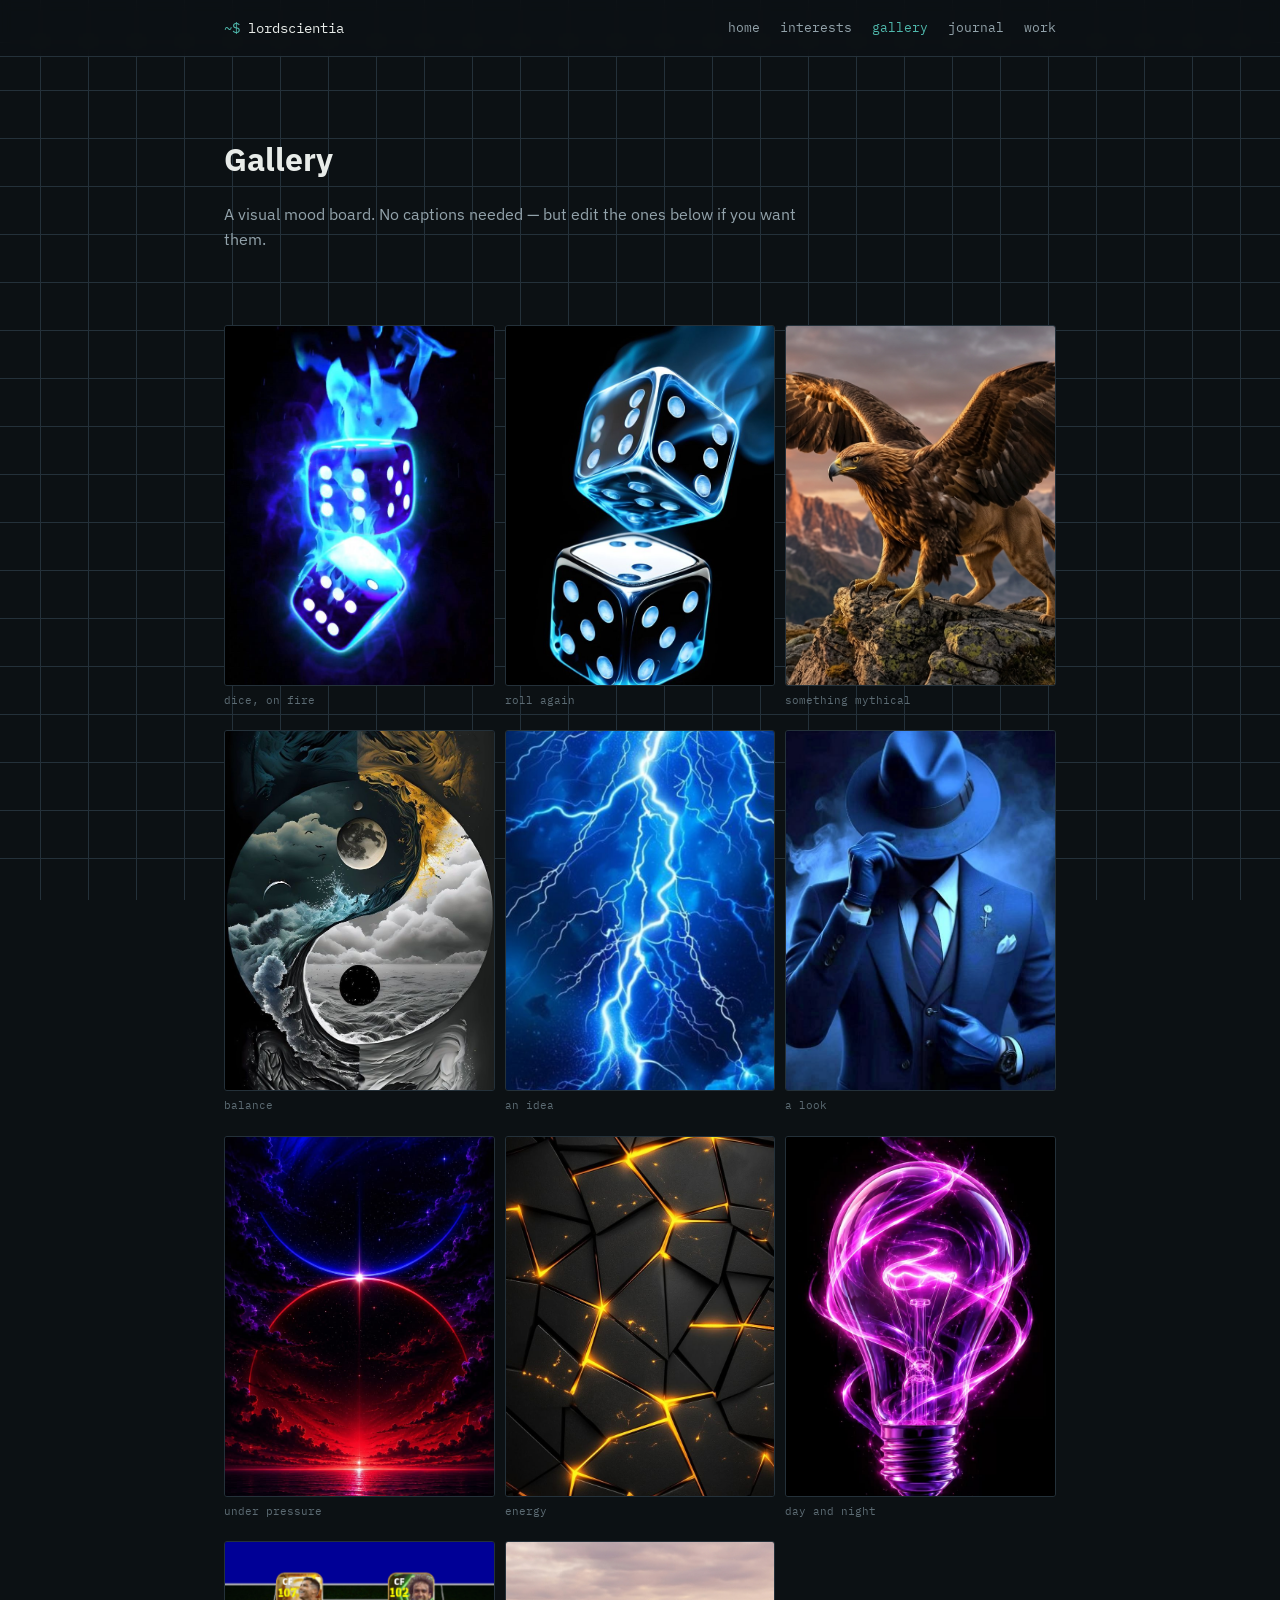
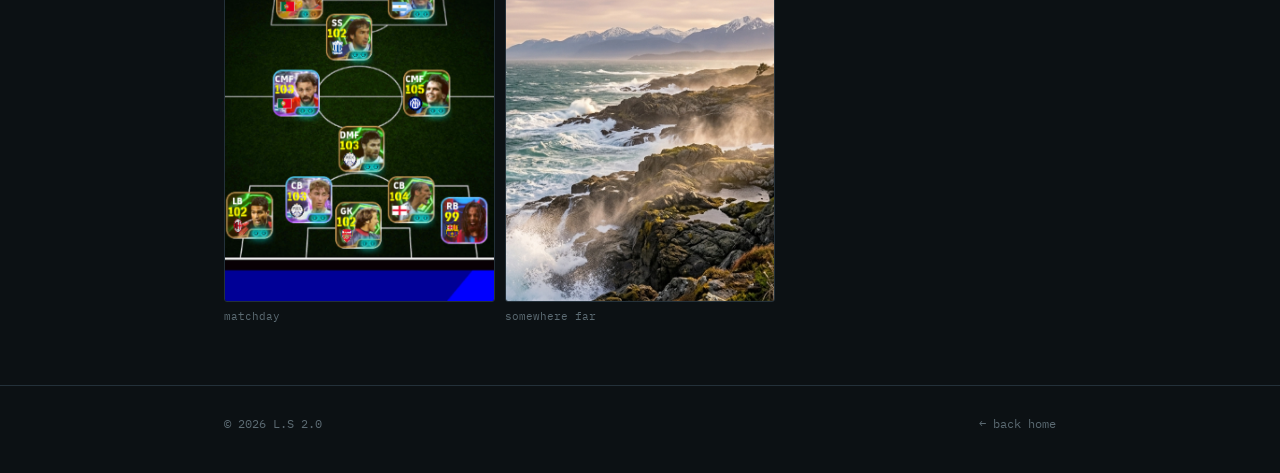
<file: gallery.html>
<!DOCTYPE html>
<html lang="en">
<head>
<meta charset="UTF-8">
<meta name="viewport" content="width=device-width, initial-scale=1.0">
<title>Gallery — L.S 2.0</title>
<link href="https://fonts.googleapis.com/css2?family=IBM+Plex+Mono:wght@400;500;600&family=IBM+Plex+Sans:wght@400;500;600;700&display=swap" rel="stylesheet">
<link rel="stylesheet" href="style.css">
</head>
<body>

<nav class="nav">
  <div class="wrap">
    <div class="nav-brand"><span class="prompt">~$</span> lordscientia</div>
    <div class="nav-links">
      <a href="index.html">home</a>
      <a href="interests.html">interests</a>
      <a href="gallery.html" class="active">gallery</a>
      <a href="journal.html">journal</a>
      <a href="work.html">work</a>
    </div>
  </div>
</nav>

<header style="padding: 56px 0 8px;">
  <div class="wrap">
    <h1 style="margin-bottom:8px;">Gallery</h1>
    <p style="color:var(--text-dim); max-width:60ch;">A visual mood board. No captions needed — but edit the ones below if you want them.</p>
  </div>
</header>

<section>
  <div class="wrap">
    <div class="gallery-grid">
      <div><div class="gallery-item"><img src="dice-fire-1.jpg" alt="Dice engulfed in blue flame"></div><p class="gallery-cap">dice, on fire</p></div>
      <div><div class="gallery-item"><img src="dice-fire-2.jpg" alt="A second pair of glowing dice"></div><p class="gallery-cap">roll again</p></div>
      <div><div class="gallery-item"><img src="griffin.jpg" alt="Griffin-like creature on a mountain ridge"></div><p class="gallery-cap">something mythical</p></div>
      <div><div class="gallery-item"><img src="yin-yang.jpg" alt="Yin-yang rendered as ocean and sky"></div><p class="gallery-cap">balance</p></div>
      <div><div class="gallery-item"><img src="lightbulb.jpg" alt="Lightbulb wrapped in purple light"></div><p class="gallery-cap">an idea</p></div>
      <div><div class="gallery-item"><img src="style-portrait.jpg" alt="Figure in a blue suit and hat"></div><p class="gallery-cap">a look</p></div>
      <div><div class="gallery-item"><img src="texture-fracture.jpg" alt="Fractured dark surface with glowing amber cracks"></div><p class="gallery-cap">under pressure</p></div>
      <div><div class="gallery-item"><img src="texture-lightning.jpg" alt="Blue lightning bolt"></div><p class="gallery-cap">energy</p></div>
      <div><div class="gallery-item"><img src="texture-eclipse.jpg" alt="Red and blue eclipse over the ocean"></div><p class="gallery-cap">day and night</p></div>
      <div><div class="gallery-item"><img src="football-lineup.png" alt="Football team lineup"></div><p class="gallery-cap">matchday</p></div>
      <div><div class="gallery-item"><img src="coastal.jpg" alt="Coastal cliffs and mountains at sunset"></div><p class="gallery-cap">somewhere far</p></div>
    </div>
  </div>
</section>

<footer>
  <div class="wrap" style="display:flex; justify-content:space-between; width:100%;">
    <span>© 2026 L.S 2.0</span>
    <a href="index.html">← back home</a>
  </div>
</footer>

</body>
</html>
</file>
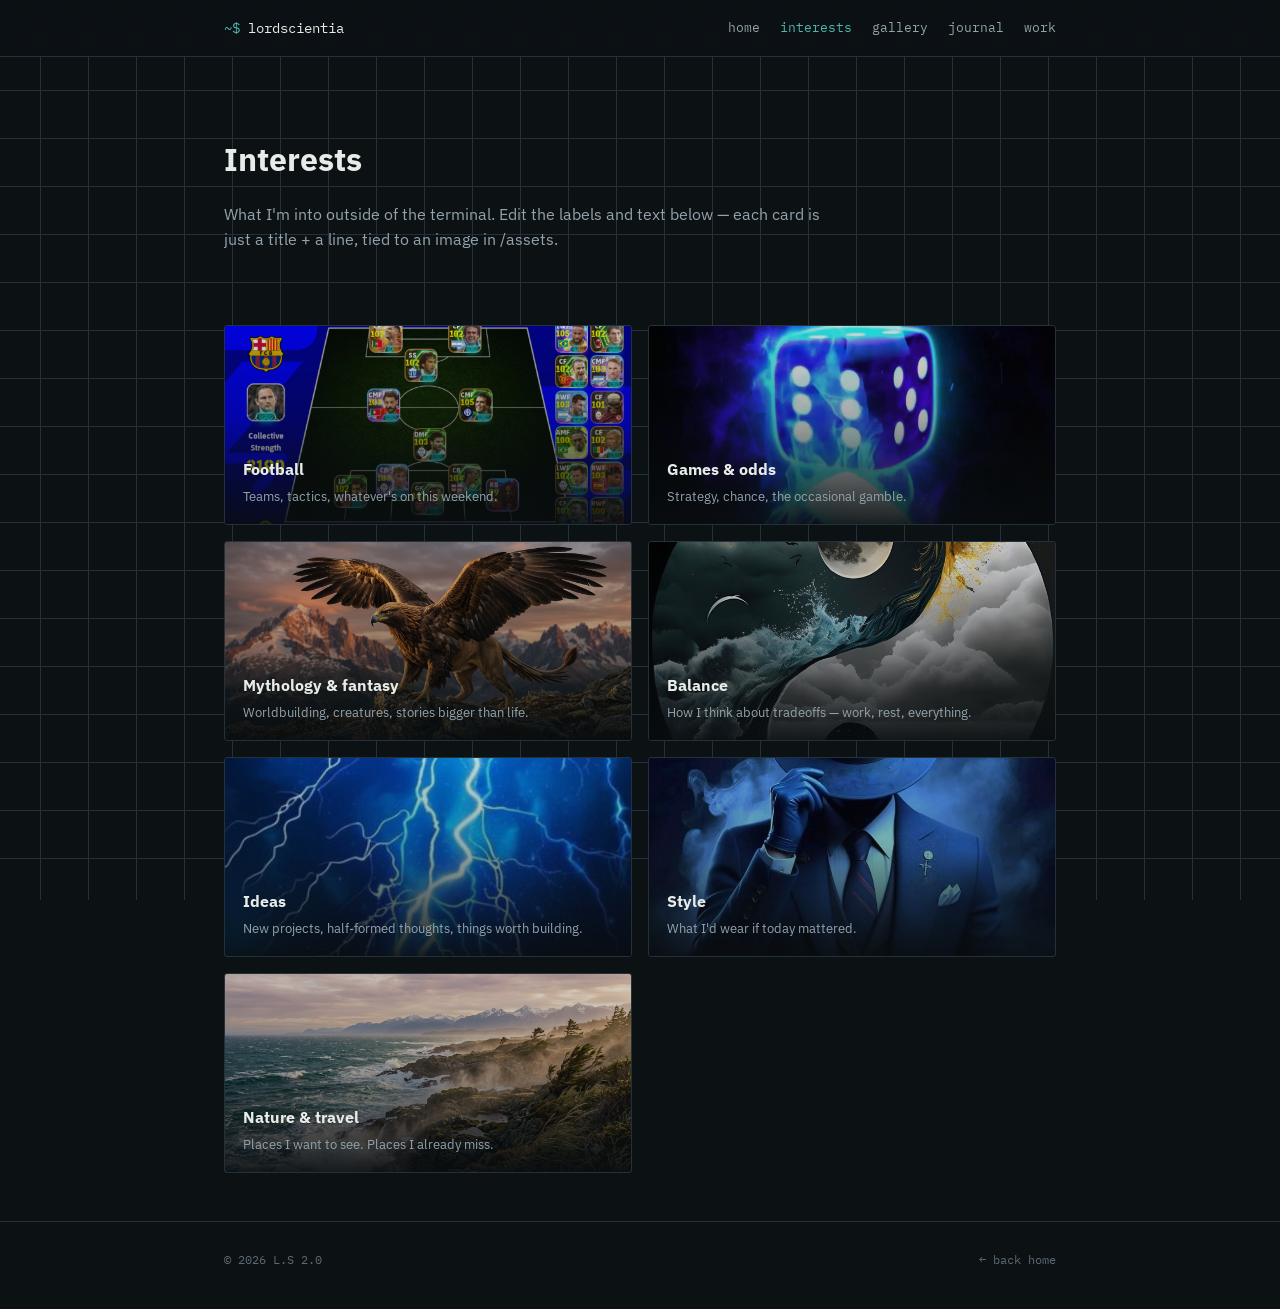
<file: interests.html>
<!DOCTYPE html>
<html lang="en">
<head>
<meta charset="UTF-8">
<meta name="viewport" content="width=device-width, initial-scale=1.0">
<title>Interests — L.S 2.0</title>
<link href="https://fonts.googleapis.com/css2?family=IBM+Plex+Mono:wght@400;500;600&family=IBM+Plex+Sans:wght@400;500;600;700&display=swap" rel="stylesheet">
<link rel="stylesheet" href="style.css">
</head>
<body>

<nav class="nav">
  <div class="wrap">
    <div class="nav-brand"><span class="prompt">~$</span> lordscientia</div>
    <div class="nav-links">
      <a href="index.html">home</a>
      <a href="interests.html" class="active">interests</a>
      <a href="gallery.html">gallery</a>
      <a href="journal.html">journal</a>
      <a href="work.html">work</a>
    </div>
  </div>
</nav>

<header style="padding: 56px 0 8px;">
  <div class="wrap">
    <h1 style="margin-bottom:8px;">Interests</h1>
    <p style="color:var(--text-dim); max-width:60ch;">
      What I'm into outside of the terminal. Edit the labels and text below —
      each card is just a title + a line, tied to an image in /assets.
    </p>
  </div>
</header>

<section>
  <div class="wrap">
    <div class="interest-grid">

      <div class="interest-card" style="background-image: url('football-lineup.png');">
        <div class="interest-body">
          <h3>Football</h3>
          <!-- EDIT ME -->
          <p>Teams, tactics, whatever's on this weekend.</p>
        </div>
      </div>

      <div class="interest-card" style="background-image: url('dice-fire-1.jpg');">
        <div class="interest-body">
          <h3>Games & odds</h3>
          <!-- EDIT ME -->
          <p>Strategy, chance, the occasional gamble.</p>
        </div>
      </div>

      <div class="interest-card" style="background-image: url('griffin.jpg');">
        <div class="interest-body">
          <h3>Mythology & fantasy</h3>
          <!-- EDIT ME -->
          <p>Worldbuilding, creatures, stories bigger than life.</p>
        </div>
      </div>

      <div class="interest-card" style="background-image: url('yin-yang.jpg');">
        <div class="interest-body">
          <h3>Balance</h3>
          <!-- EDIT ME -->
          <p>How I think about tradeoffs — work, rest, everything.</p>
        </div>
      </div>

      <div class="interest-card" style="background-image: url('lightbulb.jpg');">
        <div class="interest-body">
          <h3>Ideas</h3>
          <!-- EDIT ME -->
          <p>New projects, half-formed thoughts, things worth building.</p>
        </div>
      </div>

      <div class="interest-card" style="background-image: url('style-portrait.jpg');">
        <div class="interest-body">
          <h3>Style</h3>
          <!-- EDIT ME -->
          <p>What I'd wear if today mattered.</p>
        </div>
      </div>

      <div class="interest-card" style="background-image: url('coastal.jpg');">
        <div class="interest-body">
          <h3>Nature & travel</h3>
          <!-- EDIT ME -->
          <p>Places I want to see. Places I already miss.</p>
        </div>
      </div>

    </div>
  </div>
</section>

<footer>
  <div class="wrap" style="display:flex; justify-content:space-between; width:100%;">
    <span>© 2026 L.S 2.0</span>
    <a href="index.html">← back home</a>
  </div>
</footer>

</body>
</html>
</file>
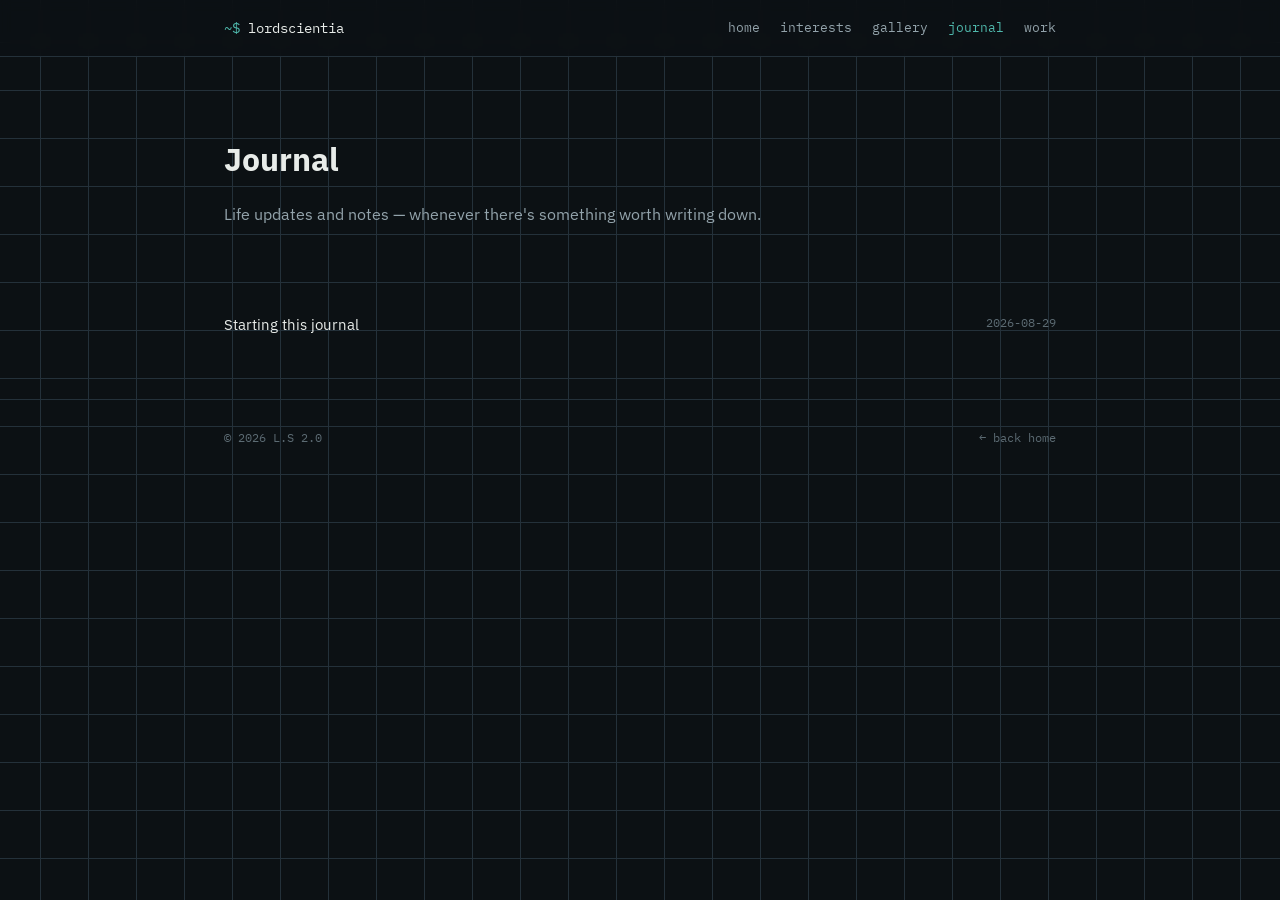
<file: journal.html>
<!DOCTYPE html>
<html lang="en">
<head>
<meta charset="UTF-8">
<meta name="viewport" content="width=device-width, initial-scale=1.0">
<title>Journal — L.S 2.0</title>
<link href="https://fonts.googleapis.com/css2?family=IBM+Plex+Mono:wght@400;500;600&family=IBM+Plex+Sans:wght@400;500;600;700&display=swap" rel="stylesheet">
<link rel="stylesheet" href="style.css">
</head>
<body>

<nav class="nav">
  <div class="wrap">
    <div class="nav-brand"><span class="prompt">~$</span> lordscientia</div>
    <div class="nav-links">
      <a href="index.html">home</a>
      <a href="interests.html">interests</a>
      <a href="gallery.html">gallery</a>
      <a href="journal.html" class="active">journal</a>
      <a href="work.html">work</a>
    </div>
  </div>
</nav>

<header style="padding: 56px 0 8px;">
  <div class="wrap">
    <h1 style="margin-bottom:8px;">Journal</h1>
    <p style="color:var(--text-dim); max-width:60ch;">Life updates and notes — whenever there's something worth writing down.</p>
  </div>
</header>

<section>
  <div class="wrap">
    <div class="post-row">
      <a href="starting-this.html">Starting this journal</a>
      <span class="post-date">2026-08-29</span>
    </div>
  </div>
</section>

<footer>
  <div class="wrap" style="display:flex; justify-content:space-between; width:100%;">
    <span>© 2026 L.S 2.0</span>
    <a href="index.html">← back home</a>
  </div>
</footer>

</body>
</html>
</file>
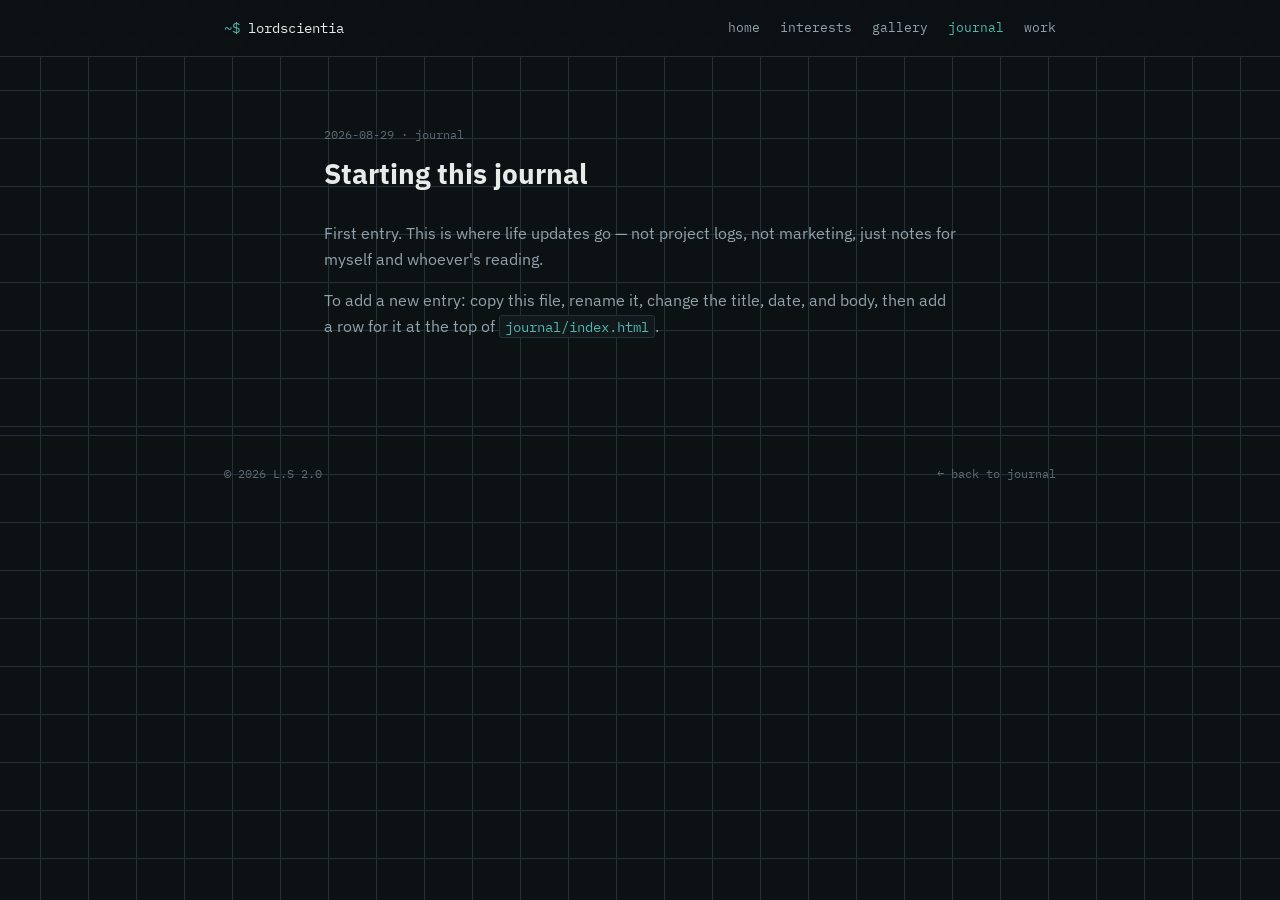
<file: starting-this.html>
<!DOCTYPE html>
<html lang="en">
<head>
<meta charset="UTF-8">
<meta name="viewport" content="width=device-width, initial-scale=1.0">
<title>Starting this journal — L.S 2.0</title>
<link href="https://fonts.googleapis.com/css2?family=IBM+Plex+Mono:wght@400;500;600&family=IBM+Plex+Sans:wght@400;500;600;700&display=swap" rel="stylesheet">
<link rel="stylesheet" href="style.css">
</head>
<body>

<nav class="nav">
  <div class="wrap">
    <div class="nav-brand"><span class="prompt">~$</span> lordscientia</div>
    <div class="nav-links">
      <a href="index.html">home</a>
      <a href="interests.html">interests</a>
      <a href="gallery.html">gallery</a>
      <a href="journal.html" class="active">journal</a>
      <a href="work.html">work</a>
    </div>
  </div>
</nav>

<article style="padding: 56px 0 80px;">
  <div class="wrap" style="max-width:680px;">
    <p class="post-meta">2026-08-29 · journal</p>
    <h1 class="post-title">Starting this journal</h1>
    <div class="post-body">
      <!-- EDIT ME: replace with a real first entry. Could be why you're making
           this site, what's going on right now, or just where your head's at. -->
      <p>
        First entry. This is where life updates go — not project logs, not
        marketing, just notes for myself and whoever's reading.
      </p>
      <p>
        To add a new entry: copy this file, rename it, change the title, date,
        and body, then add a row for it at the top of <code>journal/index.html</code>.
      </p>
    </div>
  </div>
</article>

<footer>
  <div class="wrap" style="display:flex; justify-content:space-between; width:100%;">
    <span>© 2026 L.S 2.0</span>
    <a href="index.html">← back to journal</a>
  </div>
</footer>

</body>
</html>
</file>
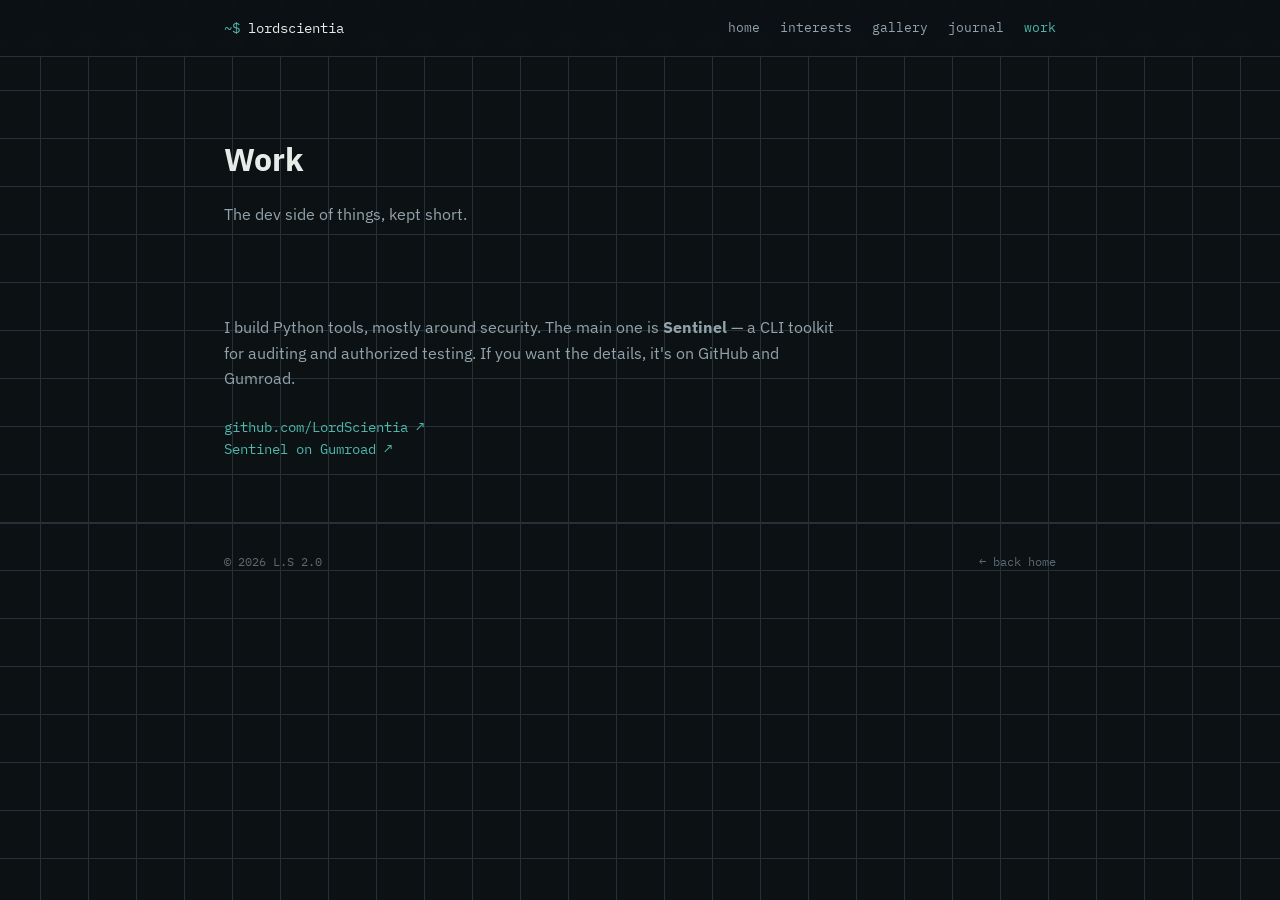
<file: work.html>
<!DOCTYPE html>
<html lang="en">
<head>
<meta charset="UTF-8">
<meta name="viewport" content="width=device-width, initial-scale=1.0">
<title>Work — L.S 2.0</title>
<link href="https://fonts.googleapis.com/css2?family=IBM+Plex+Mono:wght@400;500;600&family=IBM+Plex+Sans:wght@400;500;600;700&display=swap" rel="stylesheet">
<link rel="stylesheet" href="style.css">
</head>
<body>

<nav class="nav">
  <div class="wrap">
    <div class="nav-brand"><span class="prompt">~$</span> lordscientia</div>
    <div class="nav-links">
      <a href="index.html">home</a>
      <a href="interests.html">interests</a>
      <a href="gallery.html">gallery</a>
      <a href="journal.html">journal</a>
      <a href="work.html" class="active">work</a>
    </div>
  </div>
</nav>

<header style="padding: 56px 0 8px;">
  <div class="wrap">
    <h1 style="margin-bottom:8px;">Work</h1>
    <p style="color:var(--text-dim); max-width:60ch;">The dev side of things, kept short.</p>
  </div>
</header>

<section>
  <div class="wrap">
    <p style="color:var(--text-dim); max-width:62ch; margin-bottom:24px;">
      I build Python tools, mostly around security. The main one is
      <strong>Sentinel</strong> — a CLI toolkit for auditing and authorized
      testing. If you want the details, it's on GitHub and Gumroad.
    </p>
    <p style="font-family:var(--font-mono); font-size:14px;">
      <a href="https://github.com/LordScientia">github.com/LordScientia ↗</a><br>
      <a href="https://scientia0088.gumroad.com/l/sentinel">Sentinel on Gumroad ↗</a>
    </p>
  </div>
</section>

<footer>
  <div class="wrap" style="display:flex; justify-content:space-between; width:100%;">
    <span>© 2026 L.S 2.0</span>
    <a href="index.html">← back home</a>
  </div>
</footer>

</body>
</html>
</file>
<file: style.css>
/* ===== Tokens ===== */
:root {
  --bg: #0c1114;
  --bg-panel: #12191d;
  --bg-panel-raised: #172029;
  --line: #24313a;
  --text: #e8ece9;
  --text-dim: #93a3ab;
  --text-faint: #5c6b73;
  --accent: #4fb8ac;
  --accent-dim: #326a63;
  --warn: #e2a53c;
  --danger: #e2574c;

  --font-mono: "IBM Plex Mono", ui-monospace, SFMono-Regular, Menlo, monospace;
  --font-sans: "IBM Plex Sans", -apple-system, BlinkMacSystemFont, sans-serif;

  --max-w: 880px;
  --radius: 3px;
}

* { box-sizing: border-box; }
html { scroll-behavior: smooth; }

body {
  margin: 0;
  background: var(--bg);
  background-image:
    linear-gradient(var(--line) 1px, transparent 1px),
    linear-gradient(90deg, var(--line) 1px, transparent 1px);
  background-size: 48px 48px;
  background-attachment: fixed;
  background-position: center;
  color: var(--text);
  font-family: var(--font-sans);
  line-height: 1.6;
  -webkit-font-smoothing: antialiased;
}

a { color: var(--accent); text-decoration: none; }
a:hover { text-decoration: underline; }
a:focus-visible, button:focus-visible {
  outline: 2px solid var(--accent);
  outline-offset: 2px;
}

::selection { background: var(--accent-dim); color: var(--text); }

.wrap {
  max-width: var(--max-w);
  margin: 0 auto;
  padding: 0 24px;
}

/* ===== Nav ===== */
.nav {
  border-bottom: 1px solid var(--line);
  background: rgba(12, 17, 20, 0.85);
  backdrop-filter: blur(6px);
  position: sticky;
  top: 0;
  z-index: 10;
}
.nav .wrap {
  display: flex;
  align-items: center;
  justify-content: space-between;
  height: 56px;
}
.nav-brand {
  font-family: var(--font-mono);
  font-size: 14px;
  color: var(--text);
}
.nav-brand .prompt { color: var(--accent); }
.nav-links {
  display: flex;
  gap: 20px;
  font-family: var(--font-mono);
  font-size: 13px;
}
.nav-links a { color: var(--text-dim); }
.nav-links a:hover, .nav-links a.active { color: var(--accent); }

/* ===== Eyebrow / log tags ===== */
.tag {
  display: inline-block;
  font-family: var(--font-mono);
  font-size: 11px;
  letter-spacing: 0.06em;
  padding: 2px 7px;
  border-radius: var(--radius);
  border: 1px solid var(--line);
  color: var(--text-dim);
}
.tag-ok { color: var(--accent); border-color: var(--accent-dim); }
.tag-info { color: var(--warn); border-color: #4a3d20; }

/* ===== Hero / terminal ===== */
.hero { padding: 72px 0 48px; }
.terminal {
  background: var(--bg-panel);
  border: 1px solid var(--line);
  border-radius: var(--radius);
  overflow: hidden;
  box-shadow: 0 20px 60px -20px rgba(0,0,0,0.6);
}
.terminal-bar {
  display: flex;
  align-items: center;
  gap: 6px;
  padding: 9px 12px;
  border-bottom: 1px solid var(--line);
  background: var(--bg-panel-raised);
}
.dot { width: 9px; height: 9px; border-radius: 50%; background: #384750; }
.terminal-title {
  margin-left: 8px;
  font-family: var(--font-mono);
  font-size: 12px;
  color: var(--text-faint);
}
.terminal-body {
  padding: 20px 22px 26px;
  font-family: var(--font-mono);
  font-size: 13.5px;
  min-height: 168px;
}
.terminal-body .line { margin: 0 0 4px; white-space: pre-wrap; }
.terminal-body .prompt-line { color: var(--text-dim); }
.terminal-body .prompt { color: var(--accent); }
.terminal-body .ok { color: var(--accent); }
.terminal-body .info { color: var(--warn); }
.cursor {
  display: inline-block;
  width: 7px;
  height: 14px;
  background: var(--accent);
  vertical-align: -2px;
  animation: blink 1s step-end infinite;
}
@keyframes blink { 50% { opacity: 0; } }

.hero-sub {
  margin-top: 22px;
  color: var(--text-dim);
  font-size: 16px;
  max-width: 60ch;
}

/* ===== Sections ===== */
section { padding: 48px 0; }
section + section { border-top: 1px solid var(--line); }
h2.section-title {
  font-family: var(--font-mono);
  font-size: 13px;
  letter-spacing: 0.08em;
  text-transform: uppercase;
  color: var(--text-faint);
  margin: 0 0 20px;
}
h2.section-title::before { content: "// "; color: var(--accent-dim); }

/* ===== Cards ===== */
.card-grid { display: grid; gap: 16px; grid-template-columns: 1fr; }
@media (min-width: 640px) { .card-grid { grid-template-columns: 1fr 1fr; } }

.card {
  background: var(--bg-panel);
  border: 1px solid var(--line);
  border-radius: var(--radius);
  padding: 18px 20px;
  transition: border-color 0.15s ease, transform 0.15s ease;
}
.card:hover { border-color: var(--accent-dim); transform: translateY(-1px); }
.card h3 {
  margin: 0 0 6px;
  font-size: 16px;
  font-family: var(--font-sans);
  font-weight: 600;
}
.card p { margin: 0 0 12px; color: var(--text-dim); font-size: 14px; }
.card-links { display: flex; gap: 14px; font-family: var(--font-mono); font-size: 12.5px; }
.card-status { font-family: var(--font-mono); font-size: 11px; color: var(--text-faint); margin-top: 10px; }

/* ===== Post list ===== */
.post-row {
  display: flex;
  justify-content: space-between;
  gap: 16px;
  padding: 14px 0;
  border-bottom: 1px solid var(--line);
}
.post-row:last-child { border-bottom: none; }
.post-row a { color: var(--text); font-size: 15px; }
.post-row a:hover { color: var(--accent); }
.post-date { font-family: var(--font-mono); font-size: 12px; color: var(--text-faint); white-space: nowrap; }

/* ===== Post page ===== */
.post-meta { font-family: var(--font-mono); font-size: 12px; color: var(--text-faint); margin-bottom: 8px; }
.post-title { font-size: 28px; margin: 0 0 24px; }
.post-body p { color: var(--text-dim); margin-bottom: 16px; }
.post-body h2 { font-size: 18px; margin-top: 32px; }
.post-body code {
  font-family: var(--font-mono);
  background: var(--bg-panel);
  border: 1px solid var(--line);
  border-radius: 3px;
  padding: 1px 5px;
  font-size: 0.9em;
  color: var(--accent);
}
.post-body pre {
  background: var(--bg-panel);
  border: 1px solid var(--line);
  border-radius: var(--radius);
  padding: 14px 16px;
  overflow-x: auto;
  font-family: var(--font-mono);
  font-size: 13px;
}

/* ===== Footer ===== */
footer {
  border-top: 1px solid var(--line);
  padding: 28px 0 40px;
  font-family: var(--font-mono);
  font-size: 12px;
  color: var(--text-faint);
  display: flex;
  justify-content: space-between;
  flex-wrap: wrap;
  gap: 8px;
}
footer a { color: var(--text-faint); }
footer a:hover { color: var(--accent); }

/* ===== Atmospheric section backgrounds ===== */
/* Each uses a fixed background image with a dark scrim so text stays readable,
   and ties a texture to what that section is about. */
.bg-atmo {
  position: relative;
  background-size: cover;
  background-position: center;
  background-attachment: scroll;
  isolation: isolate;
}
.bg-atmo::before {
  content: "";
  position: absolute;
  inset: 0;
  z-index: -1;
  background:
    linear-gradient(180deg, rgba(12,17,20,0.94) 0%, rgba(12,17,20,0.88) 40%, rgba(12,17,20,0.96) 100%);
}
/* Paths are relative to css/style.css, so they resolve the same from any page that links this file. */
.bg-lightning { background-image: url("../assets/texture-lightning.jpg"); }
.bg-fracture  { background-image: url("../assets/texture-fracture.jpg"); }
.bg-eclipse   { background-image: url("../assets/texture-eclipse.jpg"); }

/* ===== Interest cards ===== */
.interest-grid {
  display: grid;
  gap: 16px;
  grid-template-columns: 1fr;
}
@media (min-width: 640px) { .interest-grid { grid-template-columns: 1fr 1fr; } }

.interest-card {
  position: relative;
  border-radius: var(--radius);
  overflow: hidden;
  border: 1px solid var(--line);
  min-height: 200px;
  display: flex;
  align-items: flex-end;
  background-size: cover;
  background-position: center;
}
.interest-card::before {
  content: "";
  position: absolute;
  inset: 0;
  background: linear-gradient(0deg, rgba(9,13,15,0.92) 0%, rgba(9,13,15,0.35) 55%, rgba(9,13,15,0.15) 100%);
}
.interest-card:hover::before { background: linear-gradient(0deg, rgba(9,13,15,0.85) 0%, rgba(9,13,15,0.25) 55%, rgba(9,13,15,0.1) 100%); }
.interest-body { position: relative; padding: 16px 18px; }
.interest-body h3 { margin: 0 0 4px; font-size: 16px; }
.interest-body p { margin: 0; font-size: 13px; color: var(--text-dim); }

/* ===== Gallery ===== */
.gallery-grid {
  display: grid;
  gap: 10px;
  grid-template-columns: repeat(2, 1fr);
}
@media (min-width: 640px) { .gallery-grid { grid-template-columns: repeat(3, 1fr); } }
.gallery-item {
  border-radius: var(--radius);
  overflow: hidden;
  border: 1px solid var(--line);
  aspect-ratio: 3 / 4;
}
.gallery-item img {
  width: 100%;
  height: 100%;
  object-fit: cover;
  display: block;
  transition: transform 0.2s ease;
}
.gallery-item:hover img { transform: scale(1.04); }
.gallery-cap {
  font-family: var(--font-mono);
  font-size: 11px;
  color: var(--text-faint);
  margin-top: 6px;
}

/* Reduced motion */
@media (prefers-reduced-motion: reduce) {
  .cursor { animation: none; }
  html { scroll-behavior: auto; }
}
</file>
